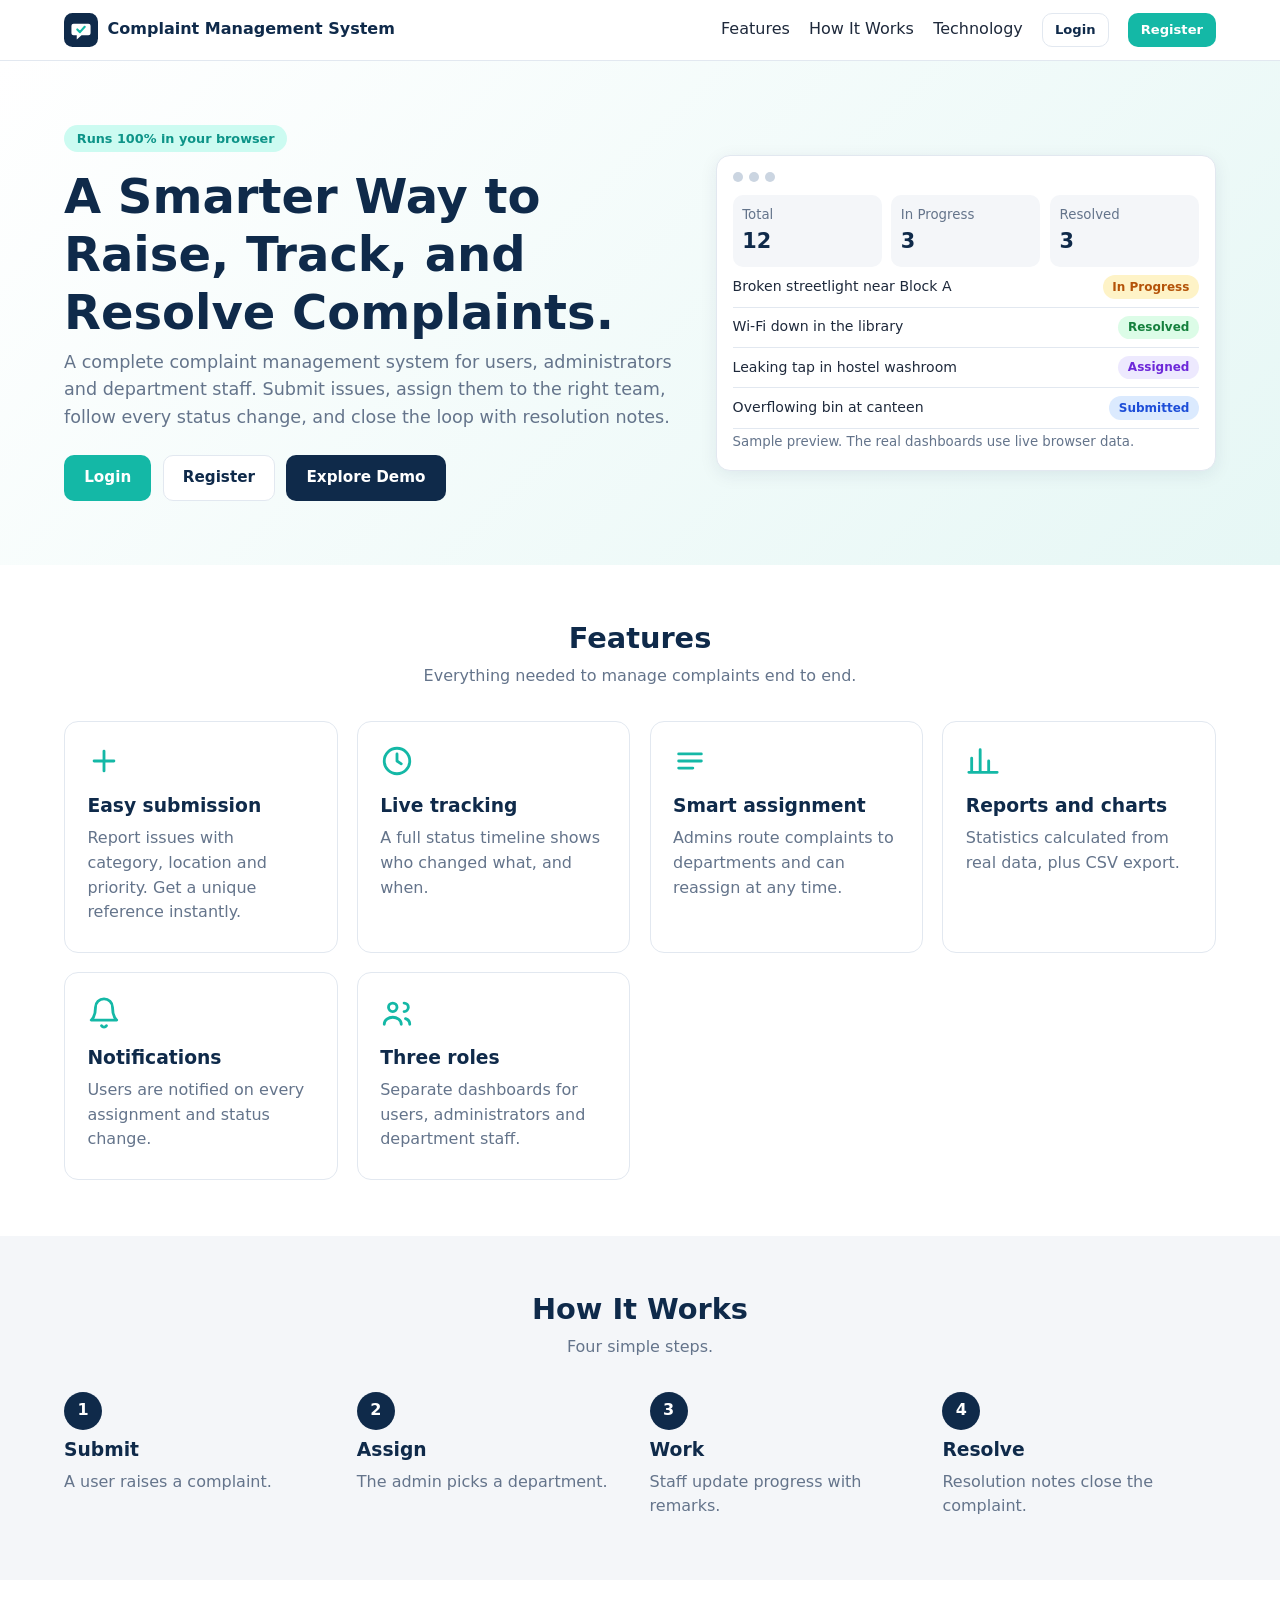
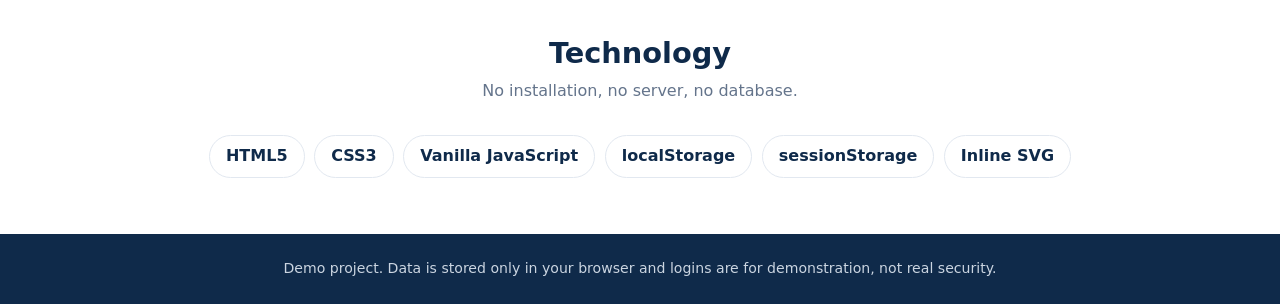
<file: index.html>
<!DOCTYPE html><html lang="en"><head><meta charset="utf-8"><meta name="viewport" content="width=device-width,initial-scale=1"><link rel="icon" href="assets/images/logo.svg"><link rel="stylesheet" href="assets/css/style.css"><title>Complaint Management System</title></head><body>
<header class="nav"><a class="brand" href="index.html"><img src="assets/images/logo.svg" alt="" width="34"><span>Complaint Management System</span></a><nav class="navlinks"><a href="#features">Features</a><a href="#how">How It Works</a><a href="#tech">Technology</a><a class="btn ghost sm" href="login.html">Login</a><a class="btn sm" href="register.html">Register</a></nav></header>
<section class="hero"><div><span class="pill">Runs 100% in your browser</span><h1>A Smarter Way to Raise, Track, and Resolve Complaints.</h1><p>A complete complaint management system for users, administrators and department staff. Submit issues, assign them to the right team, follow every status change, and close the loop with resolution notes.</p><div class="cta"><a class="btn" href="login.html">Login</a><a class="btn ghost" href="register.html">Register</a><a class="btn navy" href="login.html#demo">Explore Demo</a></div></div>
<div class="preview" aria-label="Dashboard preview (sample illustration)"><div class="pv-bar"><i></i><i></i><i></i></div><div class="pv-stats"><div><small>Total</small><b>12</b></div><div><small>In Progress</small><b>3</b></div><div><small>Resolved</small><b>3</b></div></div>
<div class="pv-row"><span>Broken streetlight near Block A</span><span class="badge st-in-progress">In Progress</span></div><div class="pv-row"><span>Wi-Fi down in the library</span><span class="badge st-resolved">Resolved</span></div><div class="pv-row"><span>Leaking tap in hostel washroom</span><span class="badge st-assigned">Assigned</span></div><div class="pv-row"><span>Overflowing bin at canteen</span><span class="badge st-submitted">Submitted</span></div><small class="mut">Sample preview. The real dashboards use live browser data.</small></div></section>
<section class="sec alt" id="features"><h2>Features</h2><p class="sub">Everything needed to manage complaints end to end.</p><div class="grid">
<div class="fcard"><svg class="ic" viewBox="0 0 24 24" fill="none" stroke="currentColor" stroke-width="2" stroke-linecap="round" stroke-linejoin="round"><path d="M12 5v14M5 12h14"/></svg><h3>Easy submission</h3><p class="mut">Report issues with category, location and priority. Get a unique reference instantly.</p></div>
<div class="fcard"><svg class="ic" viewBox="0 0 24 24" fill="none" stroke="currentColor" stroke-width="2" stroke-linecap="round" stroke-linejoin="round"><circle cx="12" cy="12" r="9"/><path d="M12 7v5l3 2"/></svg><h3>Live tracking</h3><p class="mut">A full status timeline shows who changed what, and when.</p></div>
<div class="fcard"><svg class="ic" viewBox="0 0 24 24" fill="none" stroke="currentColor" stroke-width="2" stroke-linecap="round" stroke-linejoin="round"><path d="M4 7h16M4 12h16M4 17h10"/></svg><h3>Smart assignment</h3><p class="mut">Admins route complaints to departments and can reassign at any time.</p></div>
<div class="fcard"><svg class="ic" viewBox="0 0 24 24" fill="none" stroke="currentColor" stroke-width="2" stroke-linecap="round" stroke-linejoin="round"><path d="M4 20V10M10 20V4M16 20v-8M22 20H2"/></svg><h3>Reports and charts</h3><p class="mut">Statistics calculated from real data, plus CSV export.</p></div>
<div class="fcard"><svg class="ic" viewBox="0 0 24 24" fill="none" stroke="currentColor" stroke-width="2" stroke-linecap="round" stroke-linejoin="round"><path d="M18 8a6 6 0 0 0-12 0c0 7-3 9-3 9h18s-3-2-3-9M13.7 21a2 2 0 0 1-3.4 0"/></svg><h3>Notifications</h3><p class="mut">Users are notified on every assignment and status change.</p></div>
<div class="fcard"><svg class="ic" viewBox="0 0 24 24" fill="none" stroke="currentColor" stroke-width="2" stroke-linecap="round" stroke-linejoin="round"><circle cx="9" cy="8" r="3"/><path d="M3 20c0-3 3-5 6-5s6 2 6 5M17 11a3 3 0 1 0 0-6M21 20c0-2-1.5-3.5-3-4"/></svg><h3>Three roles</h3><p class="mut">Separate dashboards for users, administrators and department staff.</p></div></div></section>
<section class="sec" id="how"><h2>How It Works</h2><p class="sub">Four simple steps.</p><div class="grid"><div class="step"><b>1</b><h3>Submit</h3><p class="mut">A user raises a complaint.</p></div><div class="step"><b>2</b><h3>Assign</h3><p class="mut">The admin picks a department.</p></div><div class="step"><b>3</b><h3>Work</h3><p class="mut">Staff update progress with remarks.</p></div><div class="step"><b>4</b><h3>Resolve</h3><p class="mut">Resolution notes close the complaint.</p></div></div></section>
<section class="sec alt" id="tech"><h2>Technology</h2><p class="sub">No installation, no server, no database.</p><div class="chips"><span>HTML5</span><span>CSS3</span><span>Vanilla JavaScript</span><span>localStorage</span><span>sessionStorage</span><span>Inline SVG</span></div></section>
<footer class="foot">Demo project. Data is stored only in your browser and logins are for demonstration, not real security.</footer></body></html>
</file>
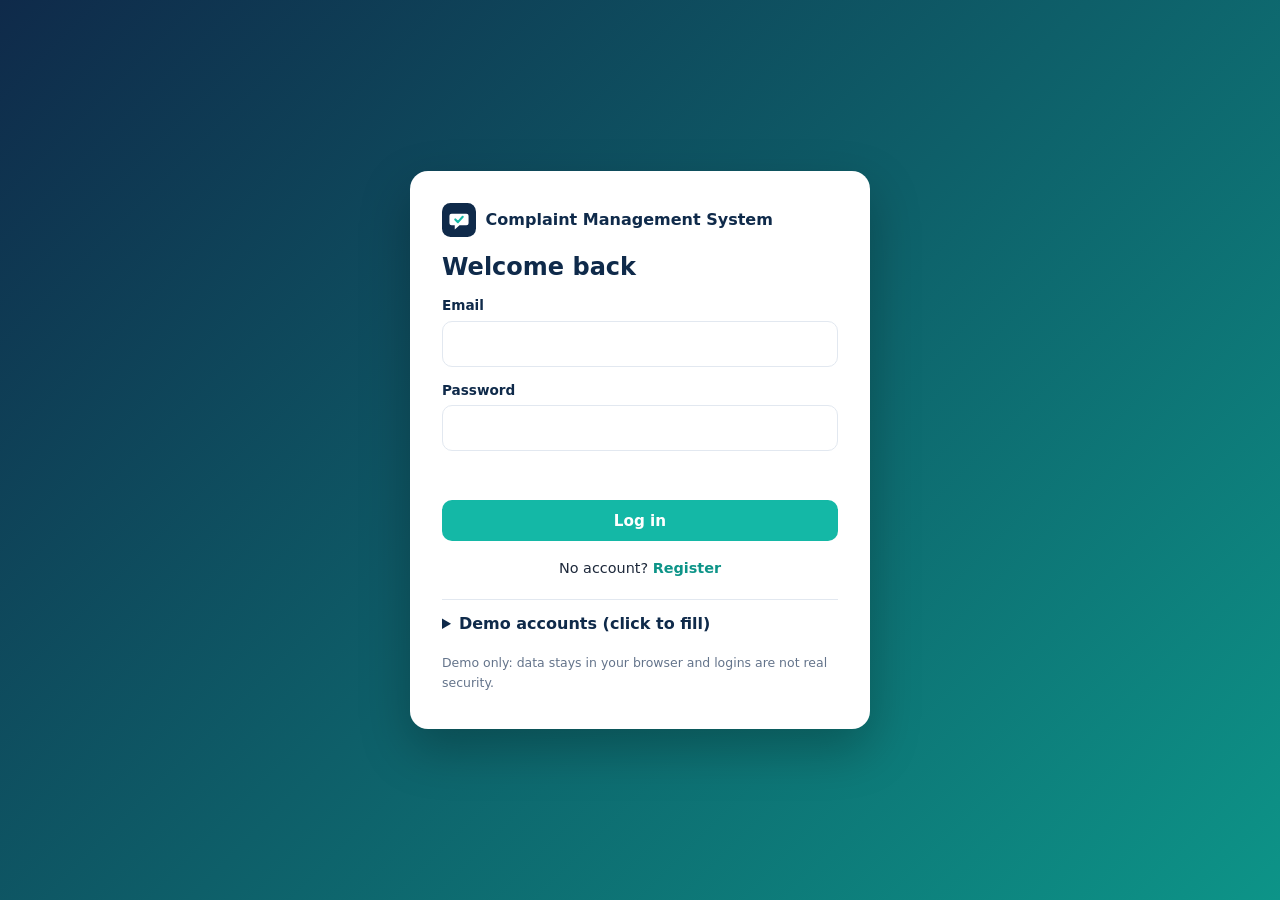
<file: admin-dashboard.html>
<!DOCTYPE html><html lang="en"><head><meta charset="utf-8"><meta name="viewport" content="width=device-width,initial-scale=1"><link rel="icon" href="assets/images/logo.svg"><link rel="stylesheet" href="assets/css/style.css"><title>Admin Dashboard · Complaint Management System</title><link rel="stylesheet" href="assets/css/dashboard.css"></head><body><header class="topbar"><a class="brand" href="index.html"><img src="assets/images/logo.svg" alt=""><span>Complaint Management System</span></a><div class="top-right"><span class="who"><b id="userName"></b><small id="userRole"></small></span><button id="logoutBtn" class="btn ghost sm">Log out</button></div></header><main class="container"><h1>Administrator Dashboard</h1><div id="cards" class="cards"></div><nav class="tabs"><button class="tab" data-view="complaints">Complaints</button><button class="tab" data-view="users">Users</button><button class="tab" data-view="departments">Departments</button><button class="tab" data-view="reports">Reports</button><button class="tab" data-view="settings">Settings</button></nav>
<section class="view" id="view-complaints"><div class="panel"><h2>All Complaints</h2><div id="complaintList"></div></div></section>
<section class="view" id="view-users"><div class="panel"><h2>Registered Users</h2><input id="userSearch" class="inp" type="search" placeholder="Search by name or email…" style="max-width:360px;margin-bottom:1rem"><div class="table-wrap"><table class="tbl"><thead><tr><th>Name</th><th>Email</th><th>Phone</th><th>Role</th><th>Complaints</th></tr></thead><tbody id="userRows"></tbody></table></div></div></section>
<section class="view" id="view-departments"><div id="deptList" class="grid2"></div></section>
<section class="view" id="view-reports"><div class="row end" style="margin:0 0 1rem"><button id="exportBtn" class="btn">Export complaints (CSV)</button></div><div class="grid2"><div class="panel"><h3>By status</h3><div id="chartStatus"></div></div><div class="panel"><h3>By department</h3><div id="chartDept"></div></div><div class="panel"><h3>By category</h3><div id="chartCat"></div></div><div class="panel"><h3>Recent activity</h3><ul id="activity"></ul></div></div></section>
<section class="view" id="view-settings"><div class="panel narrow"><h2>Demo Data</h2><p class="mut">Resets this browser's local demo data to the original samples. It is a demo convenience, not a security boundary. Data exists only in this browser: clearing site data or switching browsers removes or isolates it, and there is no backup.</p><button id="resetBtn" class="btn danger" style="margin-top:1rem">Reset Demo Data</button></div></section></main><script src="assets/js/storage.js"></script><script src="assets/js/auth.js"></script><script src="assets/js/app.js"></script><script src="assets/js/admin.js"></script></body></html>
</file>
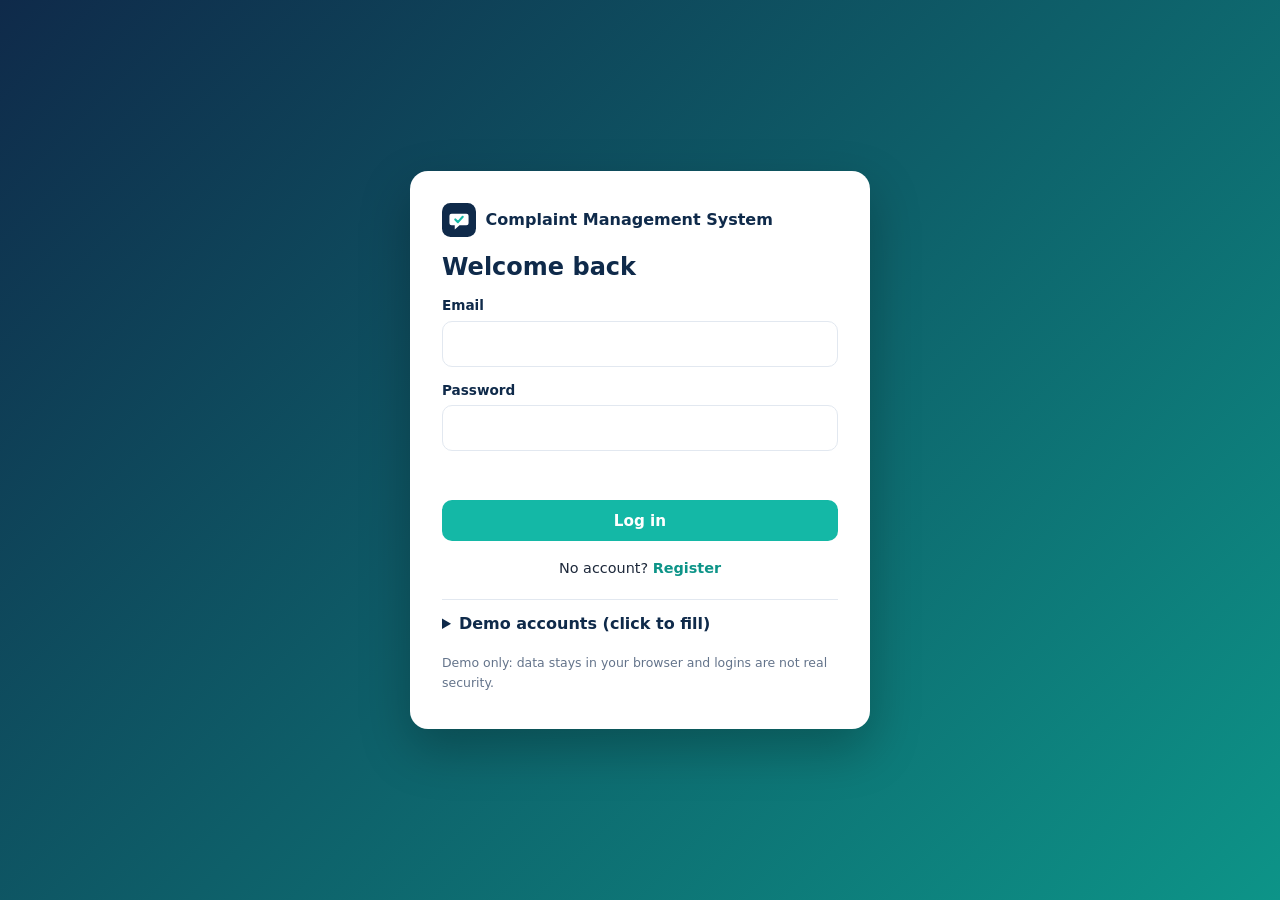
<file: complaint-details.html>
<!DOCTYPE html><html lang="en"><head><meta charset="utf-8"><meta name="viewport" content="width=device-width,initial-scale=1"><link rel="icon" href="assets/images/logo.svg"><link rel="stylesheet" href="assets/css/style.css"><title>Complaint Details · Complaint Management System</title><link rel="stylesheet" href="assets/css/dashboard.css"></head><body><header class="topbar"><a class="brand" href="index.html"><img src="assets/images/logo.svg" alt=""><span>Complaint Management System</span></a><div class="top-right"><span class="who"><b id="userName"></b><small id="userRole"></small></span><button id="logoutBtn" class="btn ghost sm">Log out</button></div></header><main class="container"><p><a id="backLink" class="link" href="login.html">← Back to dashboard</a></p><div id="detail"></div></main><script src="assets/js/storage.js"></script><script src="assets/js/auth.js"></script><script src="assets/js/app.js"></script><script src="assets/js/complaint.js"></script></body></html>
</file>
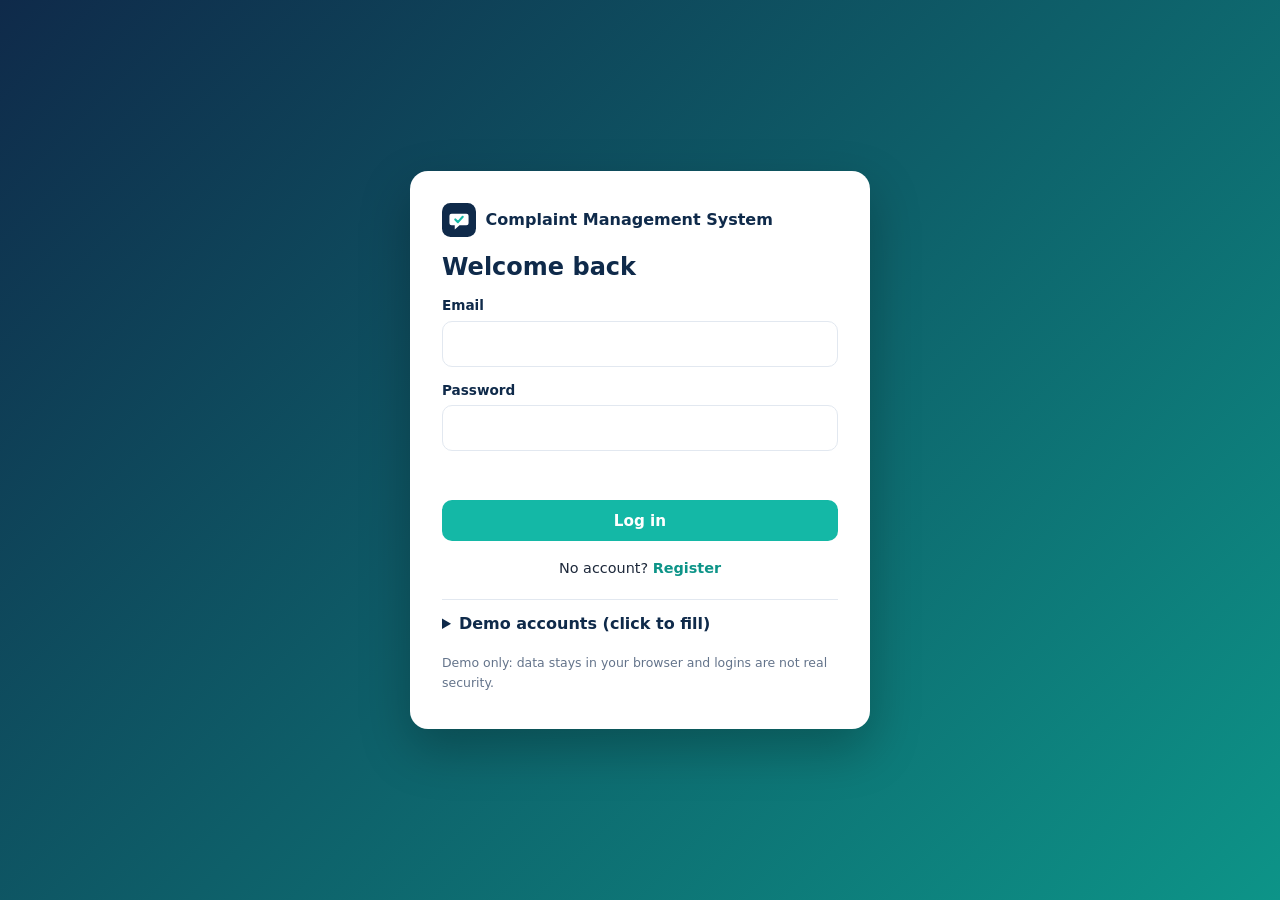
<file: department-dashboard.html>
<!DOCTYPE html><html lang="en"><head><meta charset="utf-8"><meta name="viewport" content="width=device-width,initial-scale=1"><link rel="icon" href="assets/images/logo.svg"><link rel="stylesheet" href="assets/css/style.css"><title>Department Dashboard · Complaint Management System</title><link rel="stylesheet" href="assets/css/dashboard.css"></head><body><header class="topbar"><a class="brand" href="index.html"><img src="assets/images/logo.svg" alt=""><span>Complaint Management System</span></a><div class="top-right"><span class="who"><b id="userName"></b><small id="userRole"></small></span><button id="logoutBtn" class="btn ghost sm">Log out</button></div></header><main class="container"><h1 id="deptTitle">Department</h1><div id="cards" class="cards"></div><nav class="tabs"><button class="tab" data-view="complaints">Assigned Complaints</button><button class="tab" data-view="stats">Statistics &amp; Activity</button></nav>
<section class="view" id="view-complaints"><div class="panel"><div id="complaintList"></div></div></section>
<section class="view" id="view-stats"><div class="grid2"><div class="panel"><h3>By status</h3><div id="chartStatus"></div></div><div class="panel"><h3>By category</h3><div id="chartCat"></div></div><div class="panel"><h3>Recent activity</h3><ul id="activity"></ul></div></div></section></main><script src="assets/js/storage.js"></script><script src="assets/js/auth.js"></script><script src="assets/js/app.js"></script><script src="assets/js/department.js"></script></body></html>
</file>
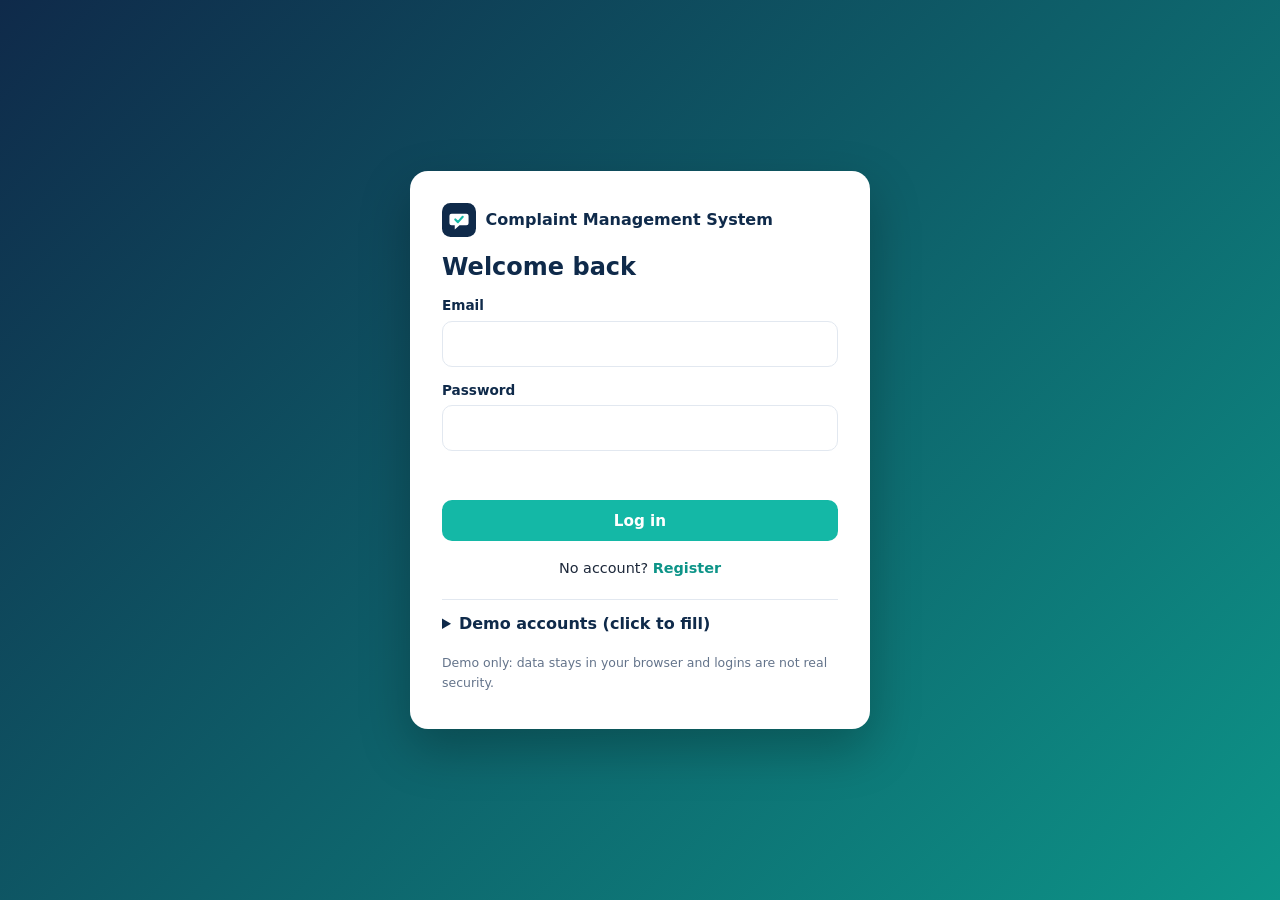
<file: login.html>
<!DOCTYPE html><html lang="en"><head><meta charset="utf-8"><meta name="viewport" content="width=device-width,initial-scale=1"><link rel="icon" href="assets/images/logo.svg"><link rel="stylesheet" href="assets/css/style.css"><link rel="stylesheet" href="assets/css/auth.css"><title>Login · Complaint Management System</title></head><body class="auth"><main class="auth-card"><a class="brand" href="index.html"><img src="assets/images/logo.svg" alt="" width="34"><span>Complaint Management System</span></a><h2>Welcome back</h2><form id="loginForm" novalidate><label class="lbl">Email</label><input class="inp" name="email" type="email" autocomplete="username"><label class="lbl">Password</label><input class="inp" name="password" type="password" autocomplete="current-password"><p id="formMsg" class="msg" role="alert"></p><button class="btn" type="submit">Log in</button></form>
<p class="alt-link">No account? <a class="link" href="register.html">Register</a></p>
<details class="demo" id="demo"><summary>Demo accounts (click to fill)</summary>
<button type="button" data-fill="admin@cms.demo" data-pw="Admin@123">Administrator <small>admin@cms.demo</small></button>
<button type="button" data-fill="maintenance@cms.demo" data-pw="Dept@123">Maintenance Dept <small>maintenance@cms.demo</small></button>
<button type="button" data-fill="it@cms.demo" data-pw="Dept@123">IT Dept <small>it@cms.demo</small></button>
<button type="button" data-fill="water@cms.demo" data-pw="Dept@123">Water &amp; Sanitation <small>water@cms.demo</small></button>
<button type="button" data-fill="student@cms.demo" data-pw="User@123">User <small>student@cms.demo</small></button></details>
<p class="mut" style="font-size:.78rem;margin-top:1rem">Demo only: data stays in your browser and logins are not real security.</p></main><script src="assets/js/storage.js"></script><script src="assets/js/auth.js"></script><script>if(location.hash==='#demo')document.getElementById('demo').open=true</script></body></html>
</file>
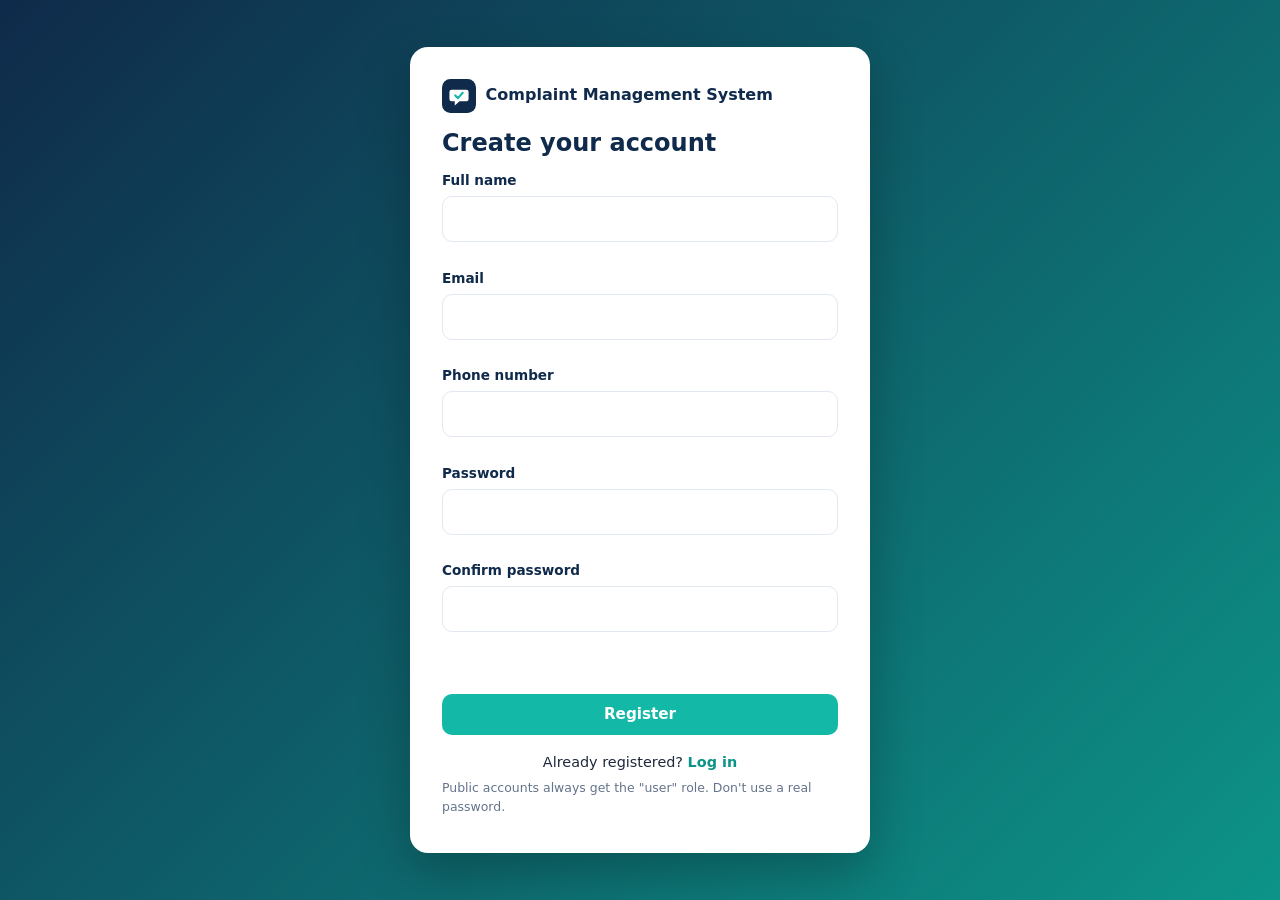
<file: register.html>
<!DOCTYPE html><html lang="en"><head><meta charset="utf-8"><meta name="viewport" content="width=device-width,initial-scale=1"><link rel="icon" href="assets/images/logo.svg"><link rel="stylesheet" href="assets/css/style.css"><link rel="stylesheet" href="assets/css/auth.css"><title>Register · Complaint Management System</title></head><body class="auth"><main class="auth-card"><a class="brand" href="index.html"><img src="assets/images/logo.svg" alt="" width="34"><span>Complaint Management System</span></a><h2>Create your account</h2><form id="registerForm" novalidate>
<label class="lbl">Full name</label><input class="inp" name="name"><span class="fe" data-err="name"></span>
<label class="lbl">Email</label><input class="inp" name="email" type="email"><span class="fe" data-err="email"></span>
<label class="lbl">Phone number</label><input class="inp" name="phone" type="tel"><span class="fe" data-err="phone"></span>
<label class="lbl">Password</label><input class="inp" name="password" type="password" autocomplete="new-password"><span class="fe" data-err="password"></span>
<label class="lbl">Confirm password</label><input class="inp" name="confirm" type="password" autocomplete="new-password"><span class="fe" data-err="confirm"></span>
<p id="formMsg" class="msg" role="alert"></p><button class="btn" type="submit">Register</button></form><p class="alt-link">Already registered? <a class="link" href="login.html">Log in</a></p><p class="mut" style="font-size:.78rem">Public accounts always get the "user" role. Don't use a real password.</p></main><script src="assets/js/storage.js"></script><script src="assets/js/auth.js"></script></body></html>
</file>
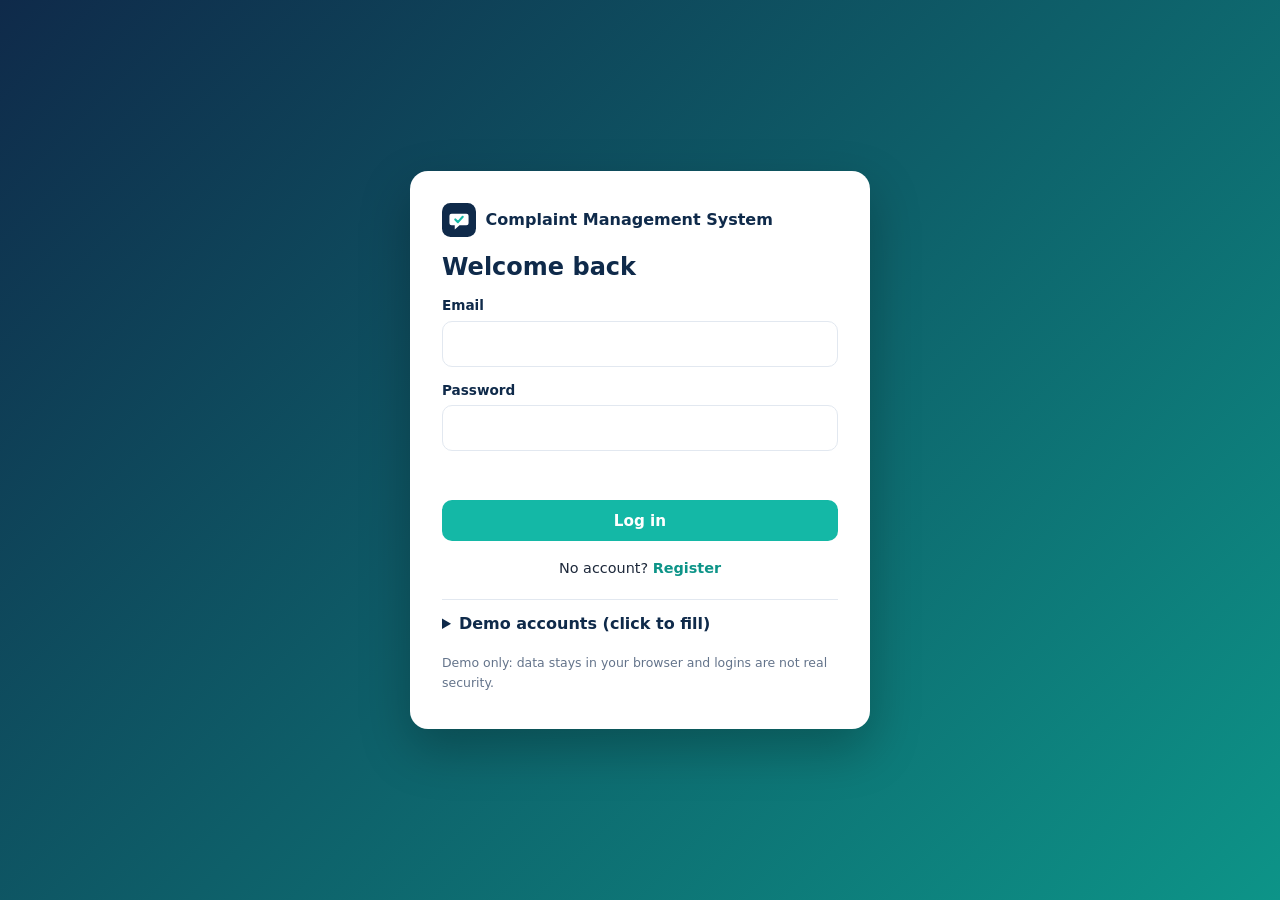
<file: user-dashboard.html>
<!DOCTYPE html><html lang="en"><head><meta charset="utf-8"><meta name="viewport" content="width=device-width,initial-scale=1"><link rel="icon" href="assets/images/logo.svg"><link rel="stylesheet" href="assets/css/style.css"><title>My Dashboard · Complaint Management System</title><link rel="stylesheet" href="assets/css/dashboard.css"></head><body><header class="topbar"><a class="brand" href="index.html"><img src="assets/images/logo.svg" alt=""><span>Complaint Management System</span></a><div class="top-right"><button id="bell" class="bell" title="Notifications"></button><span class="who"><b id="userName"></b><small id="userRole"></small></span><button id="logoutBtn" class="btn ghost sm">Log out</button></div></header><main class="container"><h1>My Dashboard</h1><nav class="tabs"><button class="tab" data-view="overview">Overview</button><button class="tab" data-view="new">New Complaint</button><button class="tab" data-view="notifications">Notifications</button><button class="tab" data-view="profile">Profile</button></nav>
<section class="view" id="view-overview"><div id="cards" class="cards"></div><div class="panel"><h2>My Complaints</h2><div id="complaintList"></div></div></section>
<section class="view" id="view-new"><div class="panel"><h2>Submit a Complaint</h2><form id="complaintForm" class="form-grid" novalidate><div class="full"><label class="lbl">Title</label><input class="inp" name="title" maxlength="120"></div><div><label class="lbl">Category</label><select class="inp" name="category"><option value="">Select…</option></select></div><div><label class="lbl">Priority</label><select class="inp" name="priority"><option>Low</option><option selected>Medium</option><option>High</option></select></div><div class="full"><label class="lbl">Location</label><input class="inp" name="location" maxlength="120"></div><div class="full"><label class="lbl">Detailed description</label><textarea class="inp" name="description" rows="5" maxlength="2000"></textarea></div><div class="full"><label class="lbl">Attachment (optional)</label><input class="inp" type="file" name="attachment"><small class="mut">Only the file name is recorded. Files are not uploaded or stored (no backend).</small></div><div class="full"><p id="formMsg" class="msg" role="alert"></p><button class="btn" type="submit">Submit Complaint</button></div></form></div></section>
<section class="view" id="view-notifications"><div class="panel"><div class="row between"><h2>Notifications</h2><button id="markRead" class="btn ghost sm">Mark all as read</button></div><ul id="noteList"></ul></div></section>
<section class="view" id="view-profile"><div class="panel narrow"><h2>My Profile</h2><form id="profileForm"><label class="lbl">Full name</label><input class="inp" name="name"><label class="lbl">Email (cannot be changed)</label><input class="inp" name="email" disabled><label class="lbl">Phone</label><input class="inp" name="phone"><div class="row end"><button class="btn" type="submit">Save Changes</button></div></form></div></section></main><script src="assets/js/storage.js"></script><script src="assets/js/auth.js"></script><script src="assets/js/app.js"></script><script src="assets/js/user.js"></script></body></html>
</file>
<file: assets/css/style.css>
:root{--navy:#0f2a4a;--teal:#14b8a6;--tealD:#0d9488;--bg:#f4f6f9;--card:#fff;--tx:#1e293b;--mut:#64748b;--bd:#e2e8f0;--r:14px;--sh:0 4px 18px rgba(15,42,74,.08)}
*{box-sizing:border-box}[hidden]{display:none!important}
body{margin:0;font-family:Inter,"Segoe UI",system-ui,Roboto,sans-serif;color:var(--tx);background:var(--bg);line-height:1.55}
a{color:inherit;text-decoration:none}h1,h2,h3{color:var(--navy);line-height:1.2;margin:0 0 .5rem}p{margin:.3rem 0}
.btn{display:inline-flex;align-items:center;justify-content:center;gap:.4rem;border:1px solid transparent;cursor:pointer;background:var(--teal);color:#fff;padding:.65rem 1.2rem;border-radius:10px;font-family:inherit;font-weight:600;font-size:.95rem;transition:.2s}
.btn:hover{background:var(--tealD);transform:translateY(-1px)}.btn.sm{padding:.35rem .75rem;font-size:.82rem}
.btn.ghost{background:#fff;color:var(--navy);border-color:var(--bd)}.btn.ghost:hover{background:#f1f5f9}
.btn.navy{background:var(--navy)}.btn.navy:hover{background:#16385f}.btn.danger{background:#dc2626}.btn.good{background:#16a34a}
.inp{width:100%;padding:.6rem .8rem;border:1px solid var(--bd);border-radius:10px;font:inherit;background:#fff;color:var(--tx)}
.inp:focus{outline:2px solid var(--teal);border-color:transparent}textarea.inp{resize:vertical}
.lbl{display:block;font-weight:600;font-size:.85rem;margin:.8rem 0 .3rem;color:var(--navy)}
.badge{display:inline-block;padding:.15rem .6rem;border-radius:999px;font-size:.75rem;font-weight:600;white-space:nowrap}
.st-submitted{background:#dbeafe;color:#1d4ed8}.st-assigned{background:#ede9fe;color:#6d28d9}.st-in-progress{background:#fef3c7;color:#b45309}
.st-resolved{background:#dcfce7;color:#15803d}.st-rejected{background:#fee2e2;color:#b91c1c}.st-reopened{background:#ffedd5;color:#c2410c}
.pr-low{background:#f1f5f9;color:#475569}.pr-medium{background:#e0f2fe;color:#0369a1}.pr-high{background:#fee2e2;color:#b91c1c}.role{background:#e2e8f0;color:var(--navy)}
.msg{font-size:.88rem;margin:.5rem 0;min-height:1.2em}.msg.err,.err{color:#b91c1c}.msg.ok{color:#15803d}
.overlay{position:fixed;inset:0;background:rgba(15,42,74,.45);display:grid;place-items:center;z-index:50;padding:1rem}
.dialog{background:#fff;border-radius:var(--r);padding:1.4rem;width:min(460px,100%);box-shadow:var(--sh)}
.toasts{position:fixed;right:1rem;bottom:1rem;display:grid;gap:.5rem;z-index:60}
.toast{background:var(--navy);color:#fff;padding:.7rem 1rem;border-radius:10px;box-shadow:var(--sh);max-width:340px}.toast.err{background:#b91c1c}
.row{display:flex;gap:.6rem;align-items:center;flex-wrap:wrap}.row.end{justify-content:flex-end;margin-top:1rem}.row.between{justify-content:space-between}
.mut{color:var(--mut)}.link{color:var(--tealD);font-weight:600}.link:hover{text-decoration:underline}
/* landing */
.nav{display:flex;justify-content:space-between;align-items:center;padding:.8rem 5vw;background:#fff;border-bottom:1px solid var(--bd);position:sticky;top:0;z-index:10;flex-wrap:wrap;gap:.5rem}
.brand{display:flex;align-items:center;gap:.6rem;font-weight:700;color:var(--navy)}.navlinks{display:flex;gap:1.2rem;align-items:center;flex-wrap:wrap}.navlinks a:not(.btn):hover{color:var(--tealD)}
.hero{display:grid;grid-template-columns:1.1fr .9fr;gap:2.5rem;padding:4rem 5vw;align-items:center;background:linear-gradient(135deg,#fff,#e6f7f5)}
.hero h1{font-size:clamp(2rem,4vw,3rem)}.hero p{color:var(--mut);font-size:1.1rem}.pill{display:inline-block;background:#ccfbf1;color:var(--tealD);padding:.25rem .8rem;border-radius:99px;font-size:.8rem;font-weight:600;margin-bottom:1rem}
.cta{display:flex;gap:.7rem;flex-wrap:wrap;margin-top:1.5rem}
.preview{background:#fff;border-radius:var(--r);box-shadow:var(--sh);padding:1rem;border:1px solid var(--bd);transition:.3s}.preview:hover{transform:translateY(-4px)}
.pv-bar{display:flex;gap:6px;margin-bottom:.8rem}.pv-bar i{width:10px;height:10px;border-radius:50%;background:#cbd5e1}
.pv-stats{display:grid;grid-template-columns:repeat(3,1fr);gap:.6rem}.pv-stats div{background:var(--bg);border-radius:10px;padding:.6rem}.pv-stats small{color:var(--mut);display:block}.pv-stats b{font-size:1.3rem;color:var(--navy)}
.pv-row{display:flex;justify-content:space-between;align-items:center;padding:.5rem 0;border-bottom:1px solid var(--bd);font-size:.88rem}
section.sec{padding:3.5rem 5vw}section.sec.alt{background:#fff}.sec>h2{text-align:center;font-size:1.8rem}.sec>.sub{text-align:center;color:var(--mut);margin-bottom:2rem}
.grid{display:grid;grid-template-columns:repeat(auto-fit,minmax(240px,1fr));gap:1.2rem}
.fcard{background:#fff;border:1px solid var(--bd);border-radius:var(--r);padding:1.4rem;transition:.25s}.fcard:hover{transform:translateY(-4px);box-shadow:var(--sh)}
.fcard .ic{width:34px;height:34px;color:var(--teal);margin-bottom:.6rem}.step b{display:grid;place-items:center;width:38px;height:38px;border-radius:50%;background:var(--navy);color:#fff;margin-bottom:.6rem}
.chips{display:flex;flex-wrap:wrap;gap:.6rem;justify-content:center}.chips span{background:#fff;border:1px solid var(--bd);padding:.5rem 1rem;border-radius:99px;font-weight:600;color:var(--navy)}
footer.foot{background:var(--navy);color:#cbd5e1;text-align:center;padding:1.5rem 5vw;font-size:.88rem}
@media(max-width:800px){.hero{grid-template-columns:1fr;padding:2.5rem 5vw}}
</file>
<file: assets/css/dashboard.css>
.topbar{display:flex;justify-content:space-between;align-items:center;padding:.7rem 4vw;background:var(--navy);color:#fff;position:sticky;top:0;z-index:20;flex-wrap:wrap;gap:.5rem}
.topbar .brand{color:#fff}.topbar .brand img{width:30px}.top-right{display:flex;align-items:center;gap:1rem}
.who{display:grid;text-align:right;line-height:1.2}.who small{color:#99f6e4}.bell{background:none;border:0;color:#fff;cursor:pointer;font:inherit}
.container{padding:1.4rem 4vw;max-width:1280px;margin:0 auto}.container>h1{font-size:1.5rem}
.tabs{display:flex;gap:.4rem;overflow-x:auto;margin:1rem 0;border-bottom:2px solid var(--bd)}
.tab{background:none;border:0;padding:.7rem 1.1rem;font:inherit;font-weight:600;color:var(--mut);cursor:pointer;border-bottom:3px solid transparent;margin-bottom:-2px;white-space:nowrap}
.tab.active{color:var(--navy);border-color:var(--teal)}.tab:hover{color:var(--tealD)}
.cards{display:grid;grid-template-columns:repeat(auto-fit,minmax(150px,1fr));gap:1rem;margin-bottom:1.2rem}
.stat{background:#fff;border-radius:var(--r);padding:1rem 1.2rem;border:1px solid var(--bd);border-top:4px solid var(--teal);transition:.2s}.stat:hover{transform:translateY(-3px);box-shadow:var(--sh)}
.stat span{color:var(--mut);font-size:.82rem;display:block}.stat b{font-size:1.9rem;color:var(--navy)}
.panel{background:#fff;border:1px solid var(--bd);border-radius:var(--r);padding:1.2rem;margin-bottom:1.2rem}
.grid2{display:grid;grid-template-columns:repeat(auto-fit,minmax(300px,1fr));gap:1.2rem}.grid3{display:grid;grid-template-columns:repeat(auto-fit,minmax(220px,1fr));gap:.8rem;margin:1rem 0}
.filters{display:grid;grid-template-columns:2fr repeat(auto-fit,minmax(130px,1fr));gap:.6rem;margin-bottom:1rem}
.table-wrap{overflow-x:auto}.tbl{width:100%;border-collapse:collapse;font-size:.88rem}
.tbl th{text-align:left;color:var(--mut);font-size:.75rem;text-transform:uppercase;padding:.6rem;border-bottom:2px solid var(--bd)}
.tbl td{padding:.65rem .6rem;border-bottom:1px solid var(--bd);vertical-align:middle}.tbl tr:hover td{background:#f8fafc}.ttl{min-width:200px;font-weight:500}
.acts{display:flex;gap:.3rem;flex-wrap:wrap}.empty{text-align:center;color:var(--mut);padding:2rem}
.bar-row{display:grid;grid-template-columns:120px 1fr 32px;gap:.6rem;align-items:center;margin:.45rem 0;font-size:.85rem}
.bar-t{background:#e2e8f0;border-radius:99px;height:10px;overflow:hidden}.bar-f{height:100%;background:linear-gradient(90deg,var(--teal),var(--navy));border-radius:99px}
.feed,.timeline,#noteList,#activity{list-style:none;padding:0;margin:0}.feed li,#noteList li,#activity li{padding:.6rem 0;border-bottom:1px solid var(--bd)}
li small{display:block;color:var(--mut)}#noteList li.unread{font-weight:600;border-left:3px solid var(--teal);padding-left:.6rem}
.timeline{border-left:3px solid var(--teal);margin-left:.5rem}.timeline li{position:relative;padding:0 0 1.1rem 1.2rem}
.timeline li::before{content:"";position:absolute;left:-9px;top:4px;width:15px;height:15px;border-radius:50%;background:#fff;border:3px solid var(--navy)}
.kv span{display:block;font-size:.75rem;color:var(--mut);text-transform:uppercase}.pre{white-space:pre-wrap}.good-box{border-left:4px solid #16a34a;background:#f0fdf4}
.mini{display:flex;gap:1.2rem;flex-wrap:wrap}.form-grid{display:grid;grid-template-columns:1fr 1fr;gap:0 1rem}.form-grid .full{grid-column:1/-1}
.narrow{max-width:560px}@media(max-width:700px){.form-grid{grid-template-columns:1fr}.bar-row{grid-template-columns:90px 1fr 28px}}
</file>
<file: assets/css/auth.css>
body.auth{min-height:100vh;display:grid;place-items:center;padding:1.5rem;background:linear-gradient(135deg,#0f2a4a,#0d9488)}
.auth-card{background:#fff;border-radius:18px;padding:2rem;width:min(460px,100%);box-shadow:0 20px 50px rgba(0,0,0,.25)}
.auth-card .brand{margin-bottom:1rem}.auth-card form{margin-top:.5rem}.auth-card .btn{width:100%;margin-top:1rem}
.fe{color:#b91c1c;font-size:.8rem;min-height:1em;display:block}.alt-link{text-align:center;margin-top:1rem;font-size:.9rem}
.demo{margin-top:1.2rem;border-top:1px solid var(--bd);padding-top:.8rem}.demo summary{cursor:pointer;font-weight:600;color:var(--navy)}
.demo button{display:flex;justify-content:space-between;width:100%;margin-top:.4rem;background:var(--bg);border:1px solid var(--bd);border-radius:8px;padding:.45rem .7rem;cursor:pointer;font:inherit;font-size:.82rem}
.demo button:hover{border-color:var(--teal)}.demo small{color:var(--mut)}
</file>
